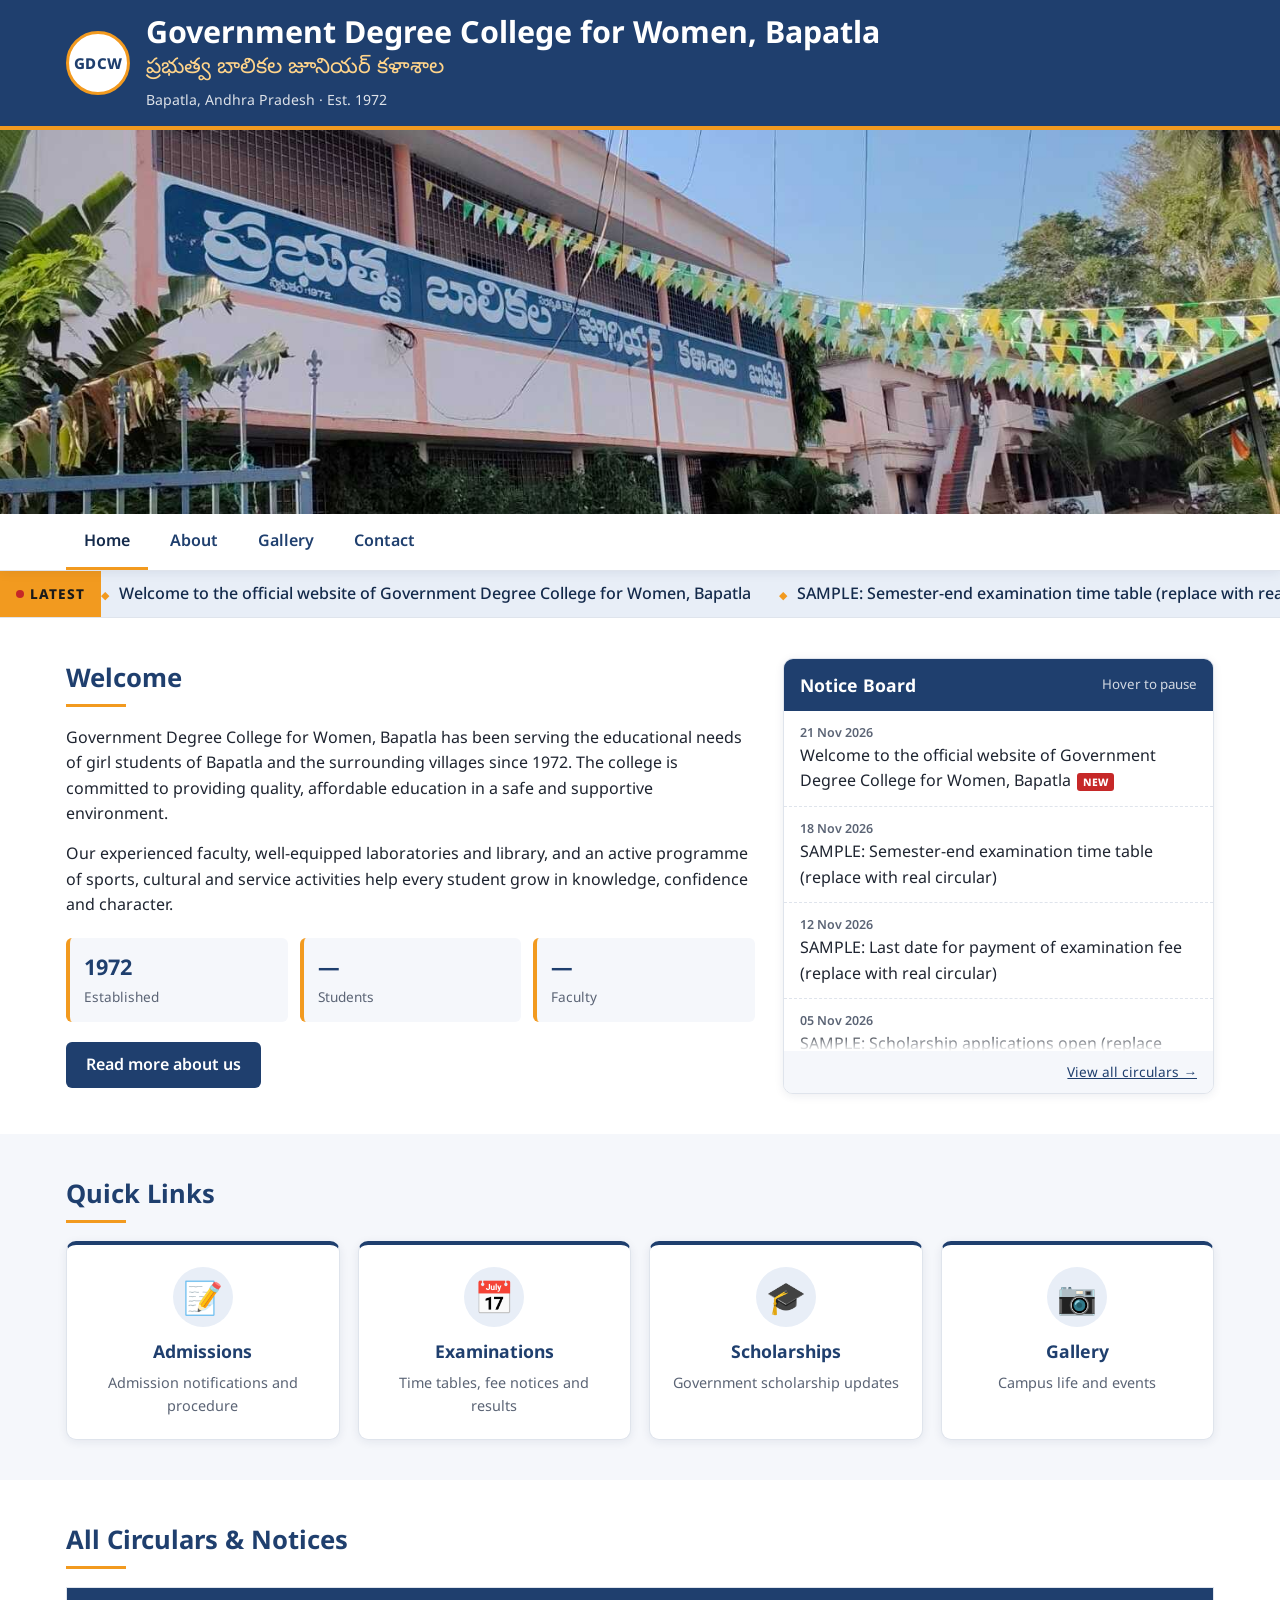
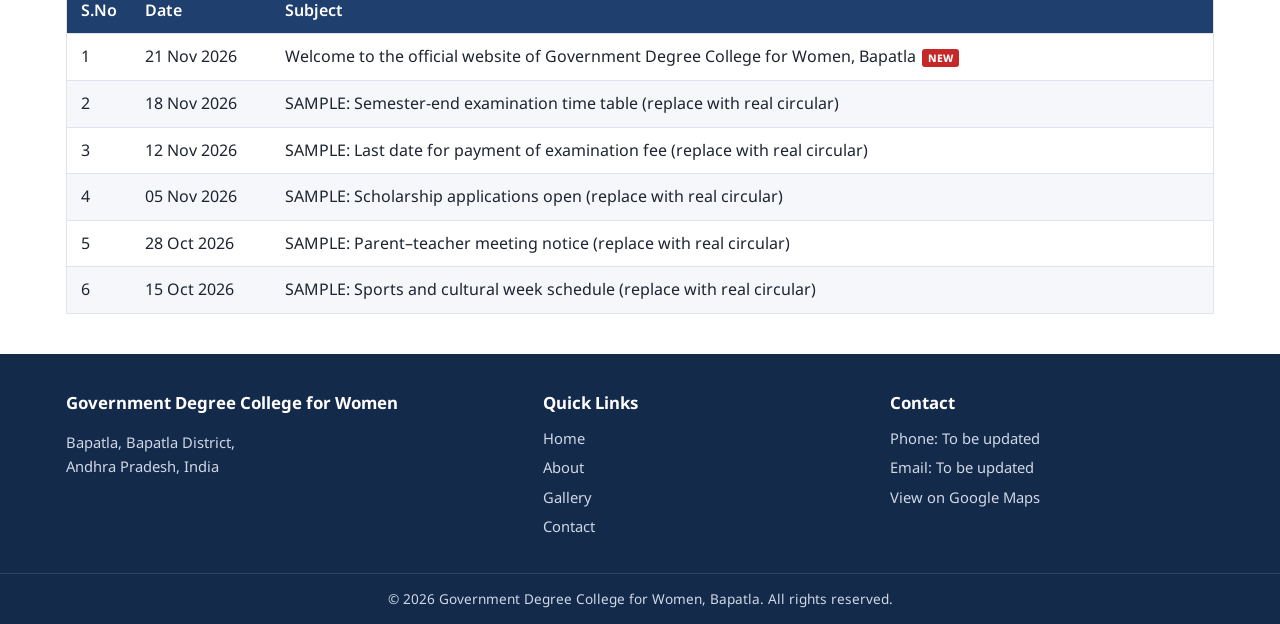
<file: index.html>
<!DOCTYPE html>
<html lang="en">
<head>
  <meta charset="UTF-8">
  <meta name="viewport" content="width=device-width, initial-scale=1">
  <title>Government Degree College for Women, Bapatla</title>
  <meta name="description" content="Official website of Government Degree College for Women, Bapatla, Andhra Pradesh. Latest circulars, notices, admissions and contact information.">
  <link rel="preconnect" href="https://fonts.googleapis.com">
  <link rel="preconnect" href="https://fonts.gstatic.com" crossorigin>
  <link href="https://fonts.googleapis.com/css2?family=Noto+Sans:wght@400;500;600;700;800&family=Noto+Sans+Telugu:wght@500;700&display=swap" rel="stylesheet">
  <link rel="stylesheet" href="assets/css/style.css">
</head>
<body>
  <a class="skip-link" href="#main">Skip to content</a>

  <!-- ============ HEADER (same on every page) ============ -->
  <header>
    <div class="topbar">
      <div class="container">
        <div class="brand-badge" aria-hidden="true">GDCW</div>
        <div class="brand-text">
          <p class="brand-name">Government Degree College for Women, Bapatla</p>
          <p class="brand-telugu" lang="te">ప్రభుత్వ బాలికల జూనియర్ కళాశాల</p>
          <p class="brand-meta">Bapatla, Andhra Pradesh &middot; Est. 1972</p>
        </div>
      </div>
    </div>
    <div class="hero">
      <img src="assets/img/header.jpg" alt="College building with the Telugu name board" width="1584" height="446">
    </div>
  </header>

  <nav class="nav" aria-label="Main">
    <div class="container">
      <button class="nav-toggle" aria-expanded="false" aria-controls="nav-menu">&#9776; Menu</button>
      <ul id="nav-menu">
        <li><a href="index.html" aria-current="page">Home</a></li>
        <li><a href="about.html">About</a></li>
        <li><a href="gallery.html">Gallery</a></li>
        <li><a href="contact.html">Contact</a></li>
      </ul>
    </div>
  </nav>

  <!-- ============ SCROLLING LATEST UPDATES ============ -->
  <div class="ticker" role="region" aria-label="Latest updates">
    <div class="ticker-label">LATEST</div>
    <div class="ticker-viewport">
      <div class="ticker-track" id="ticker-track"></div>
    </div>
  </div>

  <main id="main">
    <!-- Welcome + Notice board -->
    <section class="section">
      <div class="container home-grid">
        <div class="welcome">
          <h1 class="section-title">Welcome</h1>
          <!-- TODO: replace with the college's own introduction -->
          <p>
            Government Degree College for Women, Bapatla has been serving the
            educational needs of girl students of Bapatla and the surrounding
            villages since 1972. The college is committed to providing quality,
            affordable education in a safe and supportive environment.
          </p>
          <p>
            Our experienced faculty, well-equipped laboratories and library, and
            an active programme of sports, cultural and service activities help
            every student grow in knowledge, confidence and character.
          </p>

          <div class="stats">
            <div class="stat"><strong>1972</strong><span>Established</span></div>
            <!-- TODO: update with real numbers -->
            <div class="stat"><strong>—</strong><span>Students</span></div>
            <div class="stat"><strong>—</strong><span>Faculty</span></div>
          </div>

          <a class="btn" href="about.html">Read more about us</a>
        </div>

        <aside class="card notice-board" aria-labelledby="nb-title">
          <div class="notice-head">
            <h2 id="nb-title">Notice Board</h2>
            <small>Hover to pause</small>
          </div>
          <div class="notice-viewport">
            <ul class="notice-list" id="notice-list"></ul>
          </div>
          <div class="notice-foot"><a href="#circulars">View all circulars &rarr;</a></div>
        </aside>
      </div>
    </section>

    <!-- Quick links -->
    <section class="section alt">
      <div class="container">
        <h2 class="section-title">Quick Links</h2>
        <div class="quick-grid">
          <!-- TODO: point these to real pages / documents when available -->
          <a class="card quick-card" href="#circulars">
            <div class="quick-icon" aria-hidden="true">📝</div>
            <h3>Admissions</h3>
            <p>Admission notifications and procedure</p>
          </a>
          <a class="card quick-card" href="#circulars">
            <div class="quick-icon" aria-hidden="true">📅</div>
            <h3>Examinations</h3>
            <p>Time tables, fee notices and results</p>
          </a>
          <a class="card quick-card" href="#circulars">
            <div class="quick-icon" aria-hidden="true">🎓</div>
            <h3>Scholarships</h3>
            <p>Government scholarship updates</p>
          </a>
          <a class="card quick-card" href="gallery.html">
            <div class="quick-icon" aria-hidden="true">📷</div>
            <h3>Gallery</h3>
            <p>Campus life and events</p>
          </a>
        </div>
      </div>
    </section>

    <!-- All circulars -->
    <section class="section" id="circulars">
      <div class="container">
        <h2 class="section-title">All Circulars &amp; Notices</h2>
        <div class="table-wrap">
          <table class="data">
            <thead>
              <tr><th style="width:60px">S.No</th><th style="width:140px">Date</th><th>Subject</th></tr>
            </thead>
            <tbody id="circulars-table"></tbody>
          </table>
        </div>
      </div>
    </section>
  </main>

  <!-- ============ FOOTER (same on every page) ============ -->
  <footer class="footer">
    <div class="container footer-grid">
      <div>
        <h3>Government Degree College for Women</h3>
        <p>Bapatla, Bapatla District,<br>Andhra Pradesh, India<!-- TODO: full address with PIN --></p>
      </div>
      <div>
        <h3>Quick Links</h3>
        <ul>
          <li><a href="index.html">Home</a></li>
          <li><a href="about.html">About</a></li>
          <li><a href="gallery.html">Gallery</a></li>
          <li><a href="contact.html">Contact</a></li>
        </ul>
      </div>
      <div>
        <h3>Contact</h3>
        <ul>
          <li>Phone: <!-- TODO -->To be updated</li>
          <li>Email: <!-- TODO -->To be updated</li>
          <li><a href="https://maps.google.com/maps?sca_esv=f26905183a218c10&amp;udm&amp;fvr=1&amp;pvq=Cg0vZy8xMWdqd19tem5qIiQKHndvbWVucyBqdW5pb3IgZGVncmVlICAgY29sbGVnZRACGAOJAT4sVMPAkPo9&amp;lqi=CiZiYXBhdGxhIHdvbWVucyBqdW5pb3IgZGVncmVlDQogY29sbGVnZUiQ9ee_w66AgAhaNhABEAIQAxAEGAAYARgDGAQiJGJhcGF0bGEgd29tZW5zIGp1bmlvciBkZWdyZWUgY29sbGVnZZIBDndvbWVuc19jb2xsZWdl&amp;vet=10CAAQoqAOahcKEwjw14PVpJiYAxUAAAAAHQAAAAAQGw..i&amp;cs=0&amp;um=1&amp;ie=UTF-8&amp;fb=1&amp;gl=in&amp;sa=X&amp;ftid=0x3a4a3ff126b1dbd1:0x3dfa90c0c3542c3e" target="_blank" rel="noopener">View on Google Maps</a></li>
        </ul>
      </div>
    </div>
    <div class="footer-bottom">
      &copy; <span id="year">2026</span> Government Degree College for Women, Bapatla. All rights reserved.
    </div>
  </footer>

  <script src="data/circulars.js"></script>
  <script src="assets/js/main.js"></script>
</body>
</html>
</file>
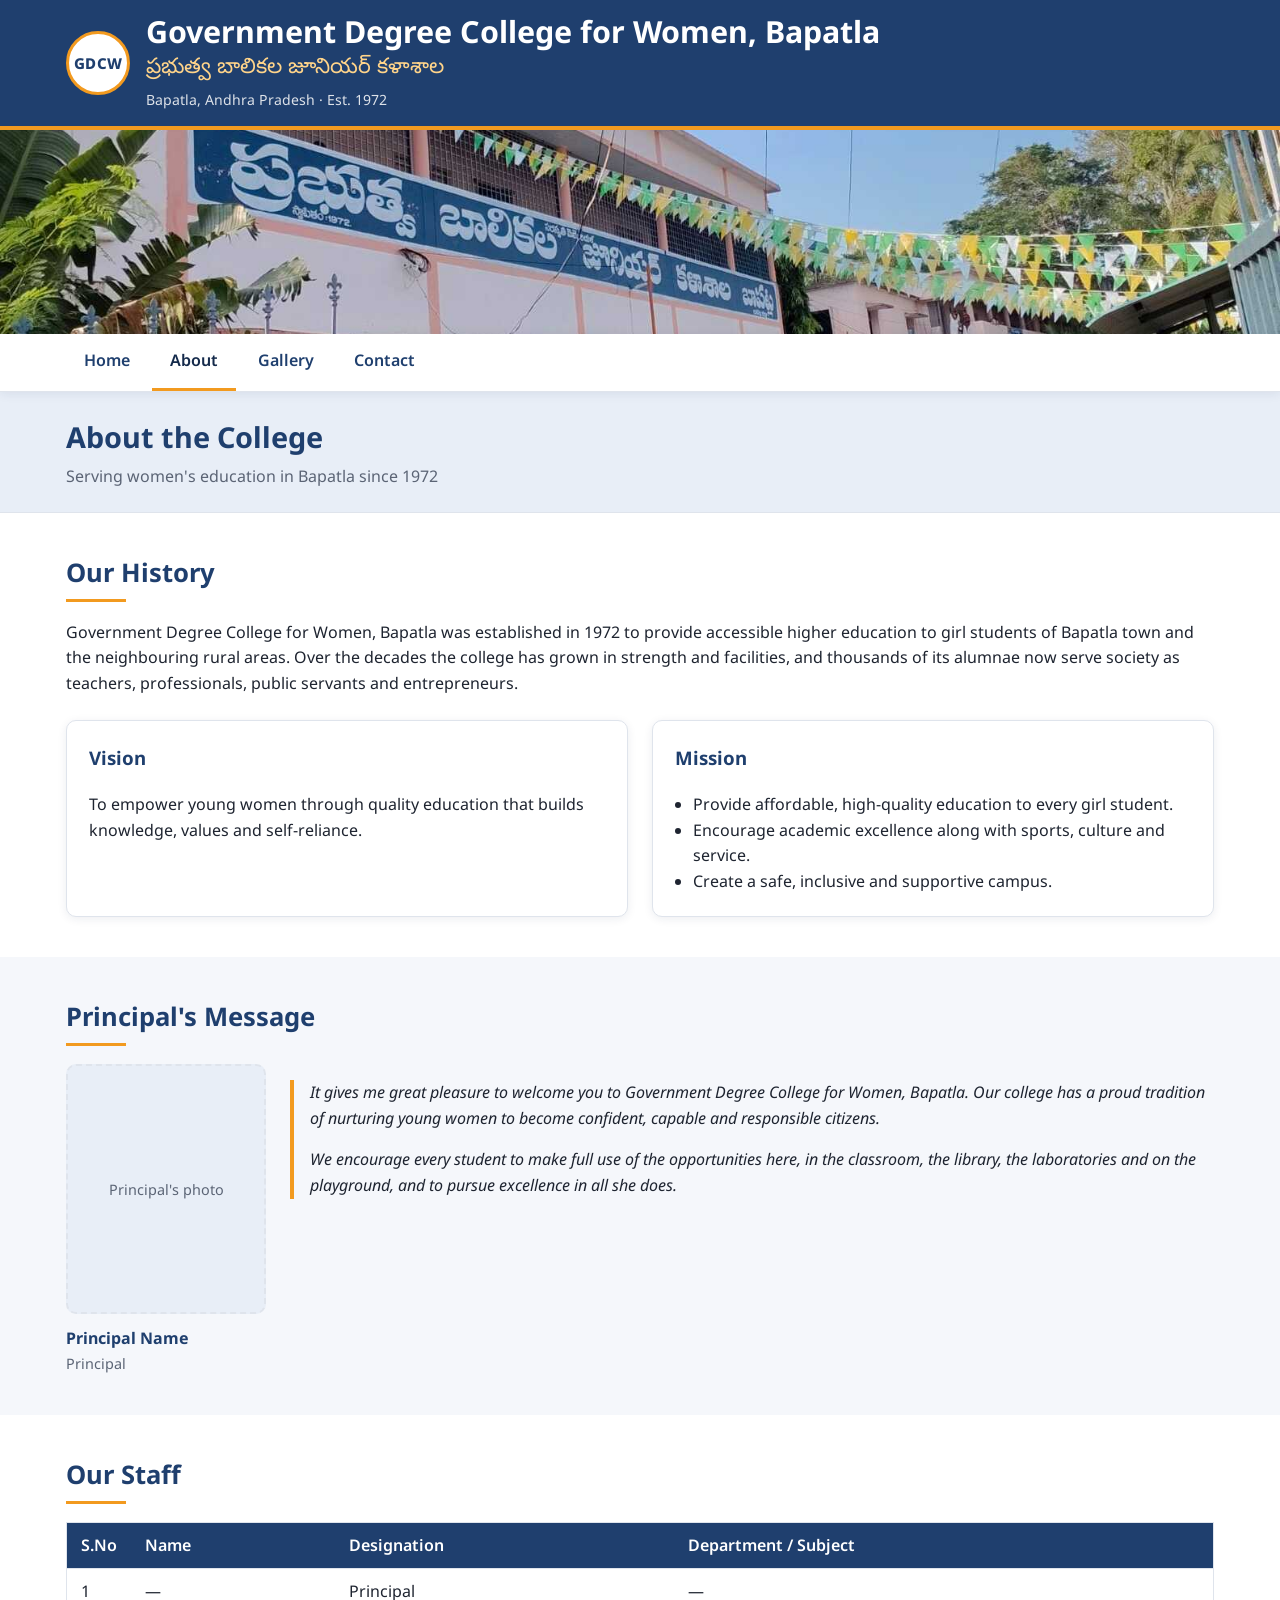
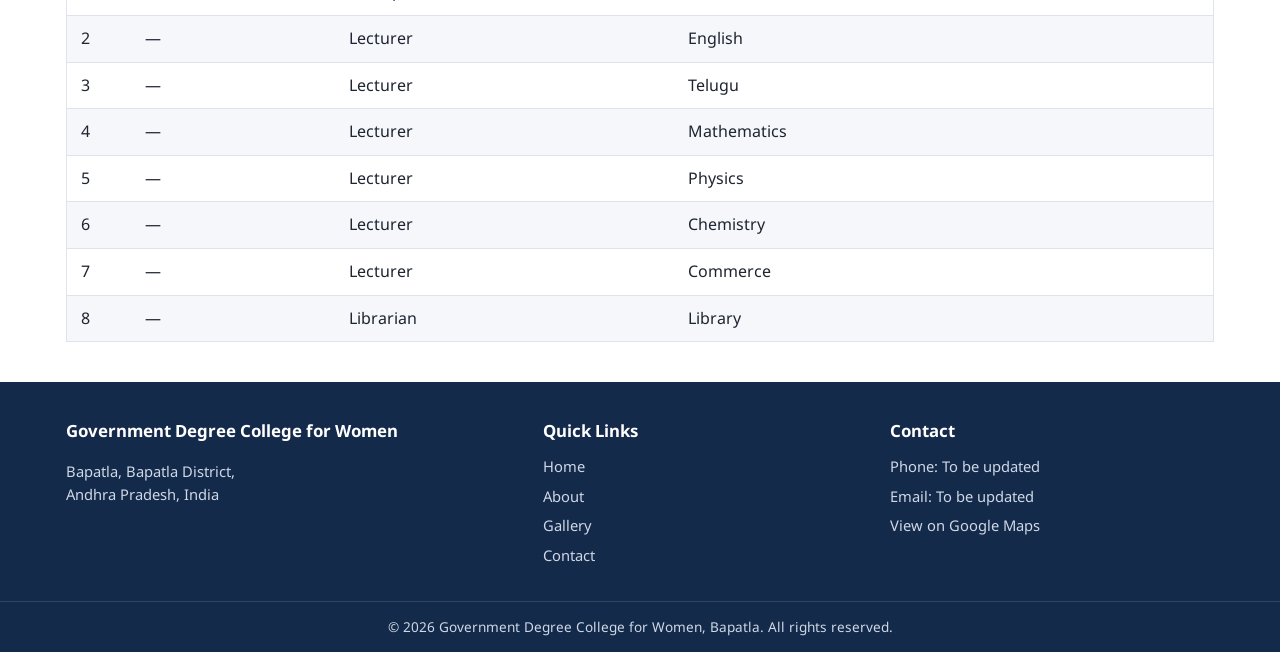
<file: about.html>
<!DOCTYPE html>
<html lang="en">
<head>
  <meta charset="UTF-8">
  <meta name="viewport" content="width=device-width, initial-scale=1">
  <title>About Us | Government Degree College for Women, Bapatla</title>
  <meta name="description" content="Know about Government Degree College for Women, Bapatla: history, vision, principal's message and staff.">
  <link rel="preconnect" href="https://fonts.googleapis.com">
  <link rel="preconnect" href="https://fonts.gstatic.com" crossorigin>
  <link href="https://fonts.googleapis.com/css2?family=Noto+Sans:wght@400;500;600;700;800&family=Noto+Sans+Telugu:wght@500;700&display=swap" rel="stylesheet">
  <link rel="stylesheet" href="assets/css/style.css">
</head>
<body>
  <a class="skip-link" href="#main">Skip to content</a>

  <!-- ============ HEADER (same on every page) ============ -->
  <header>
    <div class="topbar">
      <div class="container">
        <div class="brand-badge" aria-hidden="true">GDCW</div>
        <div class="brand-text">
          <p class="brand-name">Government Degree College for Women, Bapatla</p>
          <p class="brand-telugu" lang="te">ప్రభుత్వ బాలికల జూనియర్ కళాశాల</p>
          <p class="brand-meta">Bapatla, Andhra Pradesh &middot; Est. 1972</p>
        </div>
      </div>
    </div>
    <div class="hero compact">
      <img src="assets/img/header.jpg" alt="College building with the Telugu name board" width="1584" height="446">
    </div>
  </header>

  <nav class="nav" aria-label="Main">
    <div class="container">
      <button class="nav-toggle" aria-expanded="false" aria-controls="nav-menu">&#9776; Menu</button>
      <ul id="nav-menu">
        <li><a href="index.html">Home</a></li>
        <li><a href="about.html" aria-current="page">About</a></li>
        <li><a href="gallery.html">Gallery</a></li>
        <li><a href="contact.html">Contact</a></li>
      </ul>
    </div>
  </nav>

  <main id="main">
    <div class="page-title">
      <div class="container">
        <h1>About the College</h1>
        <p>Serving women's education in Bapatla since 1972</p>
      </div>
    </div>

    <section class="section">
      <div class="container">
        <h2 class="section-title">Our History</h2>
        <!-- TODO: replace with the college's actual history -->
        <p>
          Government Degree College for Women, Bapatla was established in 1972 to
          provide accessible higher education to girl students of Bapatla town and
          the neighbouring rural areas. Over the decades the college has grown in
          strength and facilities, and thousands of its alumnae now serve society
          as teachers, professionals, public servants and entrepreneurs.
        </p>
        <div class="two-col" style="margin-top:24px">
          <div class="card">
            <h3 style="margin-top:0;color:var(--primary)">Vision</h3>
            <!-- TODO -->
            <p style="margin-bottom:0">To empower young women through quality education that builds knowledge, values and self-reliance.</p>
          </div>
          <div class="card">
            <h3 style="margin-top:0;color:var(--primary)">Mission</h3>
            <!-- TODO -->
            <ul style="margin-bottom:0;padding-left:18px">
              <li>Provide affordable, high-quality education to every girl student.</li>
              <li>Encourage academic excellence along with sports, culture and service.</li>
              <li>Create a safe, inclusive and supportive campus.</li>
            </ul>
          </div>
        </div>
      </div>
    </section>

    <section class="section alt" id="principal">
      <div class="container">
        <h2 class="section-title">Principal's Message</h2>
        <div class="principal">
          <div class="photo-col">
            <!-- TODO: replace the placeholder with <img src="assets/img/principal.jpg" alt="Principal"> -->
            <div class="photo-placeholder">Principal's photo</div>
            <p class="principal-name">Principal Name<!-- TODO --></p>
            <p class="principal-role">Principal</p>
          </div>
          <div>
            <!-- TODO: replace with the principal's own message -->
            <blockquote>
              <p>
                It gives me great pleasure to welcome you to Government Degree College
                for Women, Bapatla. Our college has a proud tradition of nurturing
                young women to become confident, capable and responsible citizens.
              </p>
              <p>
                We encourage every student to make full use of the opportunities
                here, in the classroom, the library, the laboratories and on the
                playground, and to pursue excellence in all she does.
              </p>
            </blockquote>
          </div>
        </div>
      </div>
    </section>

    <section class="section" id="staff">
      <div class="container">
        <h2 class="section-title">Our Staff</h2>
        <!-- TODO: replace the rows below with the real staff list -->
        <div class="table-wrap">
          <table class="data">
            <thead>
              <tr><th style="width:60px">S.No</th><th>Name</th><th>Designation</th><th>Department / Subject</th></tr>
            </thead>
            <tbody>
              <tr><td>1</td><td>—</td><td>Principal</td><td>—</td></tr>
              <tr><td>2</td><td>—</td><td>Lecturer</td><td>English</td></tr>
              <tr><td>3</td><td>—</td><td>Lecturer</td><td>Telugu</td></tr>
              <tr><td>4</td><td>—</td><td>Lecturer</td><td>Mathematics</td></tr>
              <tr><td>5</td><td>—</td><td>Lecturer</td><td>Physics</td></tr>
              <tr><td>6</td><td>—</td><td>Lecturer</td><td>Chemistry</td></tr>
              <tr><td>7</td><td>—</td><td>Lecturer</td><td>Commerce</td></tr>
              <tr><td>8</td><td>—</td><td>Librarian</td><td>Library</td></tr>
            </tbody>
          </table>
        </div>
      </div>
    </section>
  </main>

  <!-- ============ FOOTER (same on every page) ============ -->
  <footer class="footer">
    <div class="container footer-grid">
      <div>
        <h3>Government Degree College for Women</h3>
        <p>Bapatla, Bapatla District,<br>Andhra Pradesh, India<!-- TODO: full address with PIN --></p>
      </div>
      <div>
        <h3>Quick Links</h3>
        <ul>
          <li><a href="index.html">Home</a></li>
          <li><a href="about.html">About</a></li>
          <li><a href="gallery.html">Gallery</a></li>
          <li><a href="contact.html">Contact</a></li>
        </ul>
      </div>
      <div>
        <h3>Contact</h3>
        <ul>
          <li>Phone: <!-- TODO -->To be updated</li>
          <li>Email: <!-- TODO -->To be updated</li>
          <li><a href="https://maps.google.com/maps?sca_esv=f26905183a218c10&amp;udm&amp;fvr=1&amp;pvq=Cg0vZy8xMWdqd19tem5qIiQKHndvbWVucyBqdW5pb3IgZGVncmVlICAgY29sbGVnZRACGAOJAT4sVMPAkPo9&amp;lqi=CiZiYXBhdGxhIHdvbWVucyBqdW5pb3IgZGVncmVlDQogY29sbGVnZUiQ9ee_w66AgAhaNhABEAIQAxAEGAAYARgDGAQiJGJhcGF0bGEgd29tZW5zIGp1bmlvciBkZWdyZWUgY29sbGVnZZIBDndvbWVuc19jb2xsZWdl&amp;vet=10CAAQoqAOahcKEwjw14PVpJiYAxUAAAAAHQAAAAAQGw..i&amp;cs=0&amp;um=1&amp;ie=UTF-8&amp;fb=1&amp;gl=in&amp;sa=X&amp;ftid=0x3a4a3ff126b1dbd1:0x3dfa90c0c3542c3e" target="_blank" rel="noopener">View on Google Maps</a></li>
        </ul>
      </div>
    </div>
    <div class="footer-bottom">
      &copy; <span id="year">2026</span> Government Degree College for Women, Bapatla. All rights reserved.
    </div>
  </footer>

  <script src="assets/js/main.js"></script>
</body>
</html>
</file>
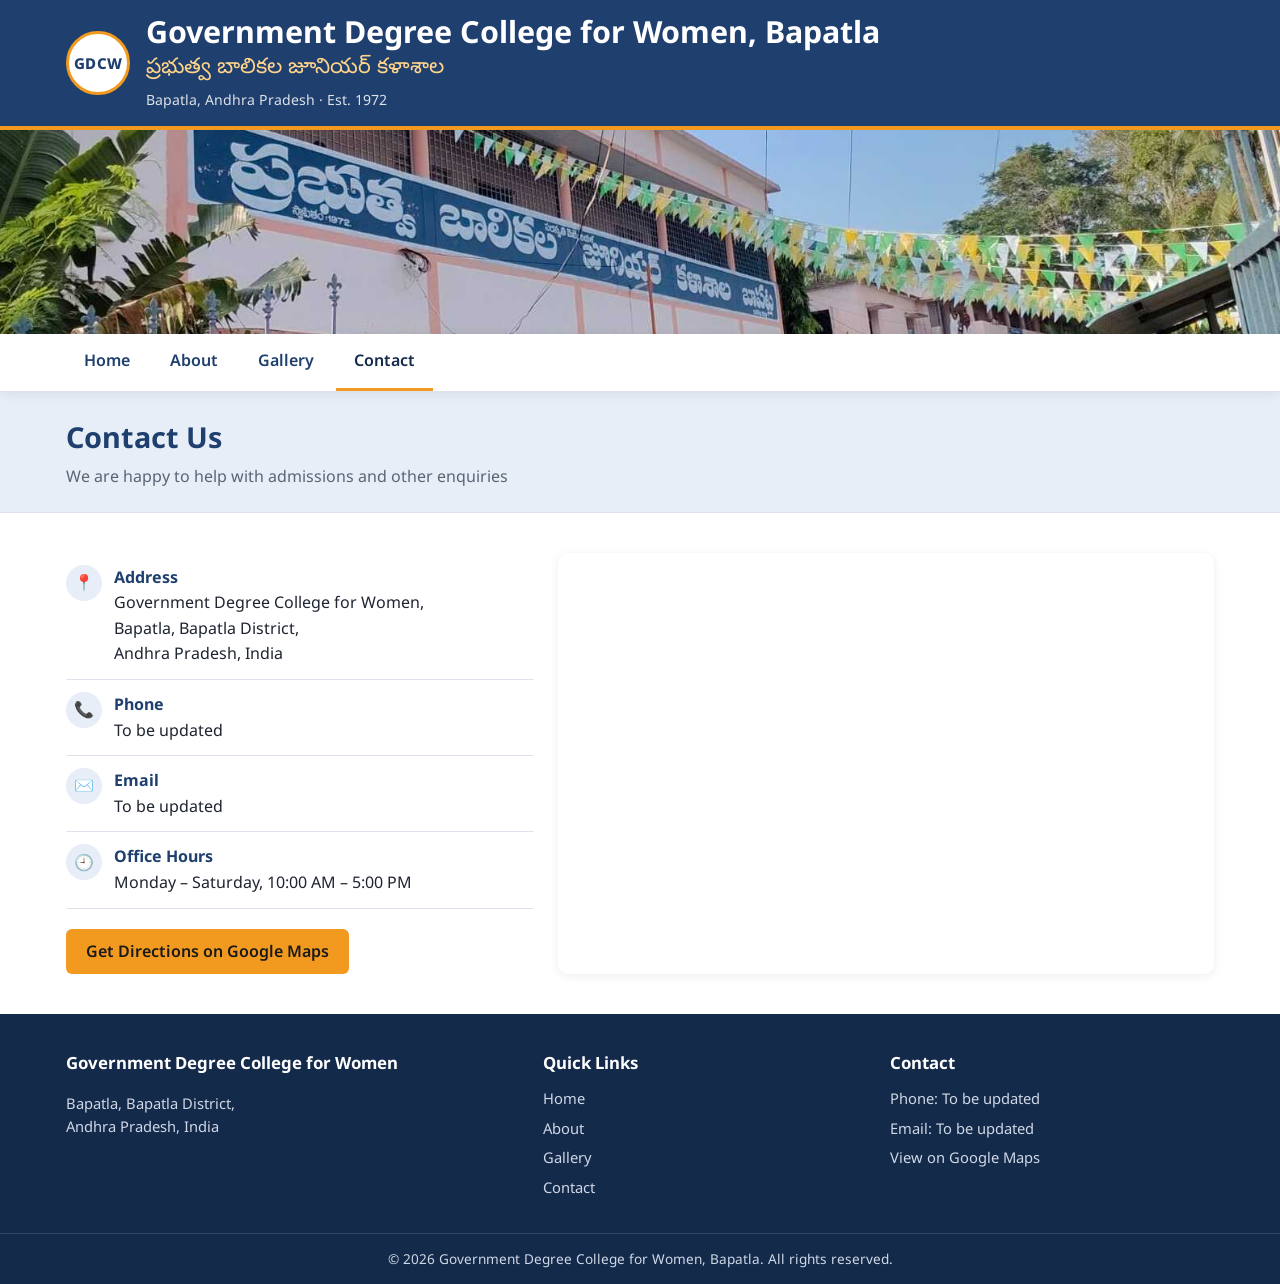
<file: contact.html>
<!DOCTYPE html>
<html lang="en">
<head>
  <meta charset="UTF-8">
  <meta name="viewport" content="width=device-width, initial-scale=1">
  <title>Contact | Government Degree College for Women, Bapatla</title>
  <meta name="description" content="Address, phone, email and location map of Government Degree College for Women, Bapatla.">
  <link rel="preconnect" href="https://fonts.googleapis.com">
  <link rel="preconnect" href="https://fonts.gstatic.com" crossorigin>
  <link href="https://fonts.googleapis.com/css2?family=Noto+Sans:wght@400;500;600;700;800&family=Noto+Sans+Telugu:wght@500;700&display=swap" rel="stylesheet">
  <link rel="stylesheet" href="assets/css/style.css">
</head>
<body>
  <a class="skip-link" href="#main">Skip to content</a>

  <!-- ============ HEADER (same on every page) ============ -->
  <header>
    <div class="topbar">
      <div class="container">
        <div class="brand-badge" aria-hidden="true">GDCW</div>
        <div class="brand-text">
          <p class="brand-name">Government Degree College for Women, Bapatla</p>
          <p class="brand-telugu" lang="te">ప్రభుత్వ బాలికల జూనియర్ కళాశాల</p>
          <p class="brand-meta">Bapatla, Andhra Pradesh &middot; Est. 1972</p>
        </div>
      </div>
    </div>
    <div class="hero compact">
      <img src="assets/img/header.jpg" alt="College building with the Telugu name board" width="1584" height="446">
    </div>
  </header>

  <nav class="nav" aria-label="Main">
    <div class="container">
      <button class="nav-toggle" aria-expanded="false" aria-controls="nav-menu">&#9776; Menu</button>
      <ul id="nav-menu">
        <li><a href="index.html">Home</a></li>
        <li><a href="about.html">About</a></li>
        <li><a href="gallery.html">Gallery</a></li>
        <li><a href="contact.html" aria-current="page">Contact</a></li>
      </ul>
    </div>
  </nav>

  <main id="main">
    <div class="page-title">
      <div class="container">
        <h1>Contact Us</h1>
        <p>We are happy to help with admissions and other enquiries</p>
      </div>
    </div>

    <section class="section">
      <div class="container contact-grid">
        <div>
          <ul class="contact-list">
            <li>
              <span class="ic" aria-hidden="true">📍</span>
              <div><strong>Address</strong>
                Government Degree College for Women,<br>
                Bapatla, Bapatla District,<br>
                Andhra Pradesh, India<!-- TODO: street and PIN code -->
              </div>
            </li>
            <li>
              <span class="ic" aria-hidden="true">📞</span>
              <div><strong>Phone</strong>To be updated<!-- TODO --></div>
            </li>
            <li>
              <span class="ic" aria-hidden="true">✉️</span>
              <div><strong>Email</strong>To be updated<!-- TODO --></div>
            </li>
            <li>
              <span class="ic" aria-hidden="true">🕘</span>
              <div><strong>Office Hours</strong>Monday – Saturday, 10:00 AM – 5:00 PM<!-- TODO: confirm --></div>
            </li>
          </ul>
          <a class="btn accent" target="_blank" rel="noopener" href="https://maps.google.com/maps?sca_esv=f26905183a218c10&amp;udm&amp;fvr=1&amp;pvq=Cg0vZy8xMWdqd19tem5qIiQKHndvbWVucyBqdW5pb3IgZGVncmVlICAgY29sbGVnZRACGAOJAT4sVMPAkPo9&amp;lqi=CiZiYXBhdGxhIHdvbWVucyBqdW5pb3IgZGVncmVlDQogY29sbGVnZUiQ9ee_w66AgAhaNhABEAIQAxAEGAAYARgDGAQiJGJhcGF0bGEgd29tZW5zIGp1bmlvciBkZWdyZWUgY29sbGVnZZIBDndvbWVuc19jb2xsZWdl&amp;vet=10CAAQoqAOahcKEwjw14PVpJiYAxUAAAAAHQAAAAAQGw..i&amp;cs=0&amp;um=1&amp;ie=UTF-8&amp;fb=1&amp;gl=in&amp;sa=X&amp;ftid=0x3a4a3ff126b1dbd1:0x3dfa90c0c3542c3e">Get Directions on Google Maps</a>
        </div>
        <div>
          <!-- To change the map: Google Maps > Share > Embed a map > copy the src URL here -->
          <iframe class="map-frame" title="Map showing the college location"
            src="https://maps.google.com/maps?q=Bapatla+Womens+Junior+Degree+College,+Bapatla,+Andhra+Pradesh&amp;z=16&amp;output=embed"
            loading="lazy" referrerpolicy="no-referrer-when-downgrade" allowfullscreen></iframe>
        </div>
      </div>
    </section>
  </main>

  <!-- ============ FOOTER (same on every page) ============ -->
  <footer class="footer">
    <div class="container footer-grid">
      <div>
        <h3>Government Degree College for Women</h3>
        <p>Bapatla, Bapatla District,<br>Andhra Pradesh, India<!-- TODO: full address with PIN --></p>
      </div>
      <div>
        <h3>Quick Links</h3>
        <ul>
          <li><a href="index.html">Home</a></li>
          <li><a href="about.html">About</a></li>
          <li><a href="gallery.html">Gallery</a></li>
          <li><a href="contact.html">Contact</a></li>
        </ul>
      </div>
      <div>
        <h3>Contact</h3>
        <ul>
          <li>Phone: <!-- TODO -->To be updated</li>
          <li>Email: <!-- TODO -->To be updated</li>
          <li><a href="https://maps.google.com/maps?sca_esv=f26905183a218c10&amp;udm&amp;fvr=1&amp;pvq=Cg0vZy8xMWdqd19tem5qIiQKHndvbWVucyBqdW5pb3IgZGVncmVlICAgY29sbGVnZRACGAOJAT4sVMPAkPo9&amp;lqi=CiZiYXBhdGxhIHdvbWVucyBqdW5pb3IgZGVncmVlDQogY29sbGVnZUiQ9ee_w66AgAhaNhABEAIQAxAEGAAYARgDGAQiJGJhcGF0bGEgd29tZW5zIGp1bmlvciBkZWdyZWUgY29sbGVnZZIBDndvbWVuc19jb2xsZWdl&amp;vet=10CAAQoqAOahcKEwjw14PVpJiYAxUAAAAAHQAAAAAQGw..i&amp;cs=0&amp;um=1&amp;ie=UTF-8&amp;fb=1&amp;gl=in&amp;sa=X&amp;ftid=0x3a4a3ff126b1dbd1:0x3dfa90c0c3542c3e" target="_blank" rel="noopener">View on Google Maps</a></li>
        </ul>
      </div>
    </div>
    <div class="footer-bottom">
      &copy; <span id="year">2026</span> Government Degree College for Women, Bapatla. All rights reserved.
    </div>
  </footer>

  <script src="assets/js/main.js"></script>
</body>
</html>
</file>
<file: assets/css/style.css>
/* ==========================================================
   Government Degree College for Women, Bapatla
   Main stylesheet
   ========================================================== */

:root {
  --primary: #1f3f6e;        /* signboard blue */
  --primary-dark: #142a4b;
  --primary-light: #e8eef7;
  --accent: #f29a1f;         /* saffron */
  --accent-dark: #c97a0c;
  --green: #2e8b57;
  --text: #1e2430;
  --muted: #5b6475;
  --bg: #ffffff;
  --bg-alt: #f5f7fb;
  --border: #dfe4ec;
  --radius: 10px;
  --shadow: 0 2px 10px rgba(20, 42, 75, 0.08);
  --max: 1180px;
}

*, *::before, *::after { box-sizing: border-box; }

html { scroll-behavior: smooth; }

body {
  margin: 0;
  font-family: "Noto Sans", "Segoe UI", Roboto, Arial, sans-serif;
  color: var(--text);
  background: var(--bg);
  line-height: 1.6;
  font-size: 16px;
}

img { max-width: 100%; display: block; }
button { font: inherit; }
a { color: var(--primary); }
a:hover { color: var(--accent-dark); }

.container {
  width: 100%;
  max-width: var(--max);
  margin: 0 auto;
  padding: 0 16px;
}

.skip-link {
  position: absolute; left: -999px; top: 0;
  background: var(--accent); color: #000; padding: 8px 12px; z-index: 1000;
}
.skip-link:focus { left: 8px; top: 8px; }

/* ---------- Top bar / brand ---------- */
.topbar {
  background: var(--primary);
  color: #fff;
  border-bottom: 4px solid var(--accent);
}
.topbar .container {
  display: flex;
  align-items: center;
  gap: 16px;
  padding-top: 14px;
  padding-bottom: 14px;
}
.brand-badge {
  flex: 0 0 auto;
  width: 64px; height: 64px;
  border-radius: 50%;
  background: #fff;
  color: var(--primary);
  display: grid; place-items: center;
  font-weight: 800; font-size: 15px; letter-spacing: .5px;
  border: 3px solid var(--accent);
}
.brand-text { min-width: 0; }
.brand-name {
  margin: 0;
  font-size: clamp(1.15rem, 2.6vw, 1.9rem);
  line-height: 1.2;
  font-weight: 700;
}
.brand-telugu {
  margin: 2px 0 0;
  font-family: "Noto Sans Telugu", "Gautami", "Ramabhadra", sans-serif;
  font-size: clamp(1rem, 2.1vw, 1.35rem);
  color: #ffd48a;
}
.brand-meta {
  margin: 2px 0 0;
  font-size: .88rem;
  opacity: .85;
}

/* ---------- Header image ---------- */
.hero {
  position: relative;
  background: var(--primary-dark);
}
.hero img {
  width: 100%;
  height: clamp(170px, 30vw, 400px);
  object-fit: cover;
  object-position: center 40%;
}
.hero.compact img { height: clamp(120px, 16vw, 220px); }

/* ---------- Navigation ---------- */
.nav {
  background: #fff;
  border-bottom: 1px solid var(--border);
  box-shadow: var(--shadow);
  position: sticky;
  top: 0;
  z-index: 50;
}
.nav .container {
  display: flex;
  align-items: center;
  justify-content: space-between;
  min-height: 52px;
}
.nav-toggle {
  display: none;
  background: none;
  border: 1px solid var(--border);
  border-radius: 6px;
  padding: 6px 10px;
  font-size: 1rem;
  cursor: pointer;
  color: var(--primary);
}
.nav ul {
  list-style: none;
  display: flex;
  gap: 4px;
  margin: 0;
  padding: 0;
}
.nav a {
  display: block;
  padding: 14px 18px;
  text-decoration: none;
  color: var(--primary);
  font-weight: 600;
  border-bottom: 3px solid transparent;
}
.nav a:hover { background: var(--primary-light); color: var(--primary); }
.nav a[aria-current="page"] {
  border-bottom-color: var(--accent);
  color: var(--primary-dark);
}

/* ---------- News ticker ---------- */
.ticker {
  background: var(--primary-light);
  border-bottom: 1px solid var(--border);
  display: flex;
  align-items: stretch;
  overflow: hidden;
}
.ticker-label {
  flex: 0 0 auto;
  background: var(--accent);
  color: #1a1a1a;
  font-weight: 800;
  font-size: .85rem;
  letter-spacing: 1px;
  padding: 10px 16px;
  display: flex;
  align-items: center;
  gap: 6px;
}
.ticker-label::before {
  content: "";
  width: 8px; height: 8px; border-radius: 50%;
  background: #c62828;
  animation: blink 1.2s infinite;
}
@keyframes blink { 50% { opacity: .2; } }

.ticker-viewport {
  flex: 1;
  overflow: hidden;
  position: relative;
  display: flex;
  align-items: center;
}
.ticker-track {
  display: flex;
  white-space: nowrap;
  will-change: transform;
  animation: ticker-scroll var(--ticker-duration, 40s) linear infinite;
}
.ticker-track:hover,
.ticker-track:focus-within { animation-play-state: paused; }
.ticker-track a, .ticker-track span.item {
  padding: 10px 28px 10px 0;
  text-decoration: none;
  color: var(--primary-dark);
  font-weight: 500;
}
.ticker-track a::before, .ticker-track span.item::before {
  content: "◆";
  color: var(--accent);
  margin-right: 10px;
  font-size: .7rem;
}
.ticker-track a:hover { text-decoration: underline; }
@keyframes ticker-scroll {
  from { transform: translateX(0); }
  to   { transform: translateX(-50%); }
}

/* ---------- Generic sections ---------- */
main { display: block; }
.section { padding: 40px 0; }
.section.alt { background: var(--bg-alt); }
.section-title {
  margin: 0 0 18px;
  font-size: 1.6rem;
  color: var(--primary);
  position: relative;
  padding-bottom: 8px;
}
.section-title::after {
  content: "";
  position: absolute; left: 0; bottom: 0;
  width: 60px; height: 3px; background: var(--accent);
}
.page-title {
  background: var(--primary-light);
  padding: 22px 0;
  border-bottom: 1px solid var(--border);
}
.page-title h1 { margin: 0; color: var(--primary); font-size: 1.8rem; }
.page-title p { margin: 4px 0 0; color: var(--muted); }

.btn {
  display: inline-block;
  background: var(--primary);
  color: #fff;
  padding: 10px 20px;
  border-radius: 6px;
  text-decoration: none;
  font-weight: 600;
  border: 0;
  cursor: pointer;
}
.btn:hover { background: var(--primary-dark); color: #fff; }
.btn.accent { background: var(--accent); color: #1a1a1a; }
.btn.accent:hover { background: var(--accent-dark); color: #fff; }

.card {
  background: #fff;
  border: 1px solid var(--border);
  border-radius: var(--radius);
  box-shadow: var(--shadow);
  padding: 22px;
}

/* ---------- Home: welcome + notice board ---------- */
.home-grid {
  display: grid;
  grid-template-columns: 1.6fr 1fr;
  gap: 28px;
  align-items: start;
}
.welcome p { margin: 0 0 14px; }
.stats {
  display: grid;
  grid-template-columns: repeat(3, 1fr);
  gap: 12px;
  margin: 20px 0;
}
.stat {
  background: var(--bg-alt);
  border-left: 4px solid var(--accent);
  padding: 12px 14px;
  border-radius: 6px;
}
.stat strong { display: block; font-size: 1.35rem; color: var(--primary); }
.stat span { font-size: .85rem; color: var(--muted); }

.notice-board {
  padding: 0;
  overflow: hidden;
}
.notice-head {
  background: var(--primary);
  color: #fff;
  padding: 12px 16px;
  display: flex;
  justify-content: space-between;
  align-items: center;
}
.notice-head h2 { margin: 0; font-size: 1.1rem; }
.notice-head small { opacity: .8; }
.notice-viewport {
  height: 340px;
  overflow: hidden;
  position: relative;
}
.notice-viewport::before, .notice-viewport::after {
  content: ""; position: absolute; left: 0; right: 0; height: 18px; z-index: 2; pointer-events: none;
}
.notice-viewport::before { top: 0; background: linear-gradient(#fff, rgba(255,255,255,0)); }
.notice-viewport::after  { bottom: 0; background: linear-gradient(rgba(255,255,255,0), #fff); }
.notice-list {
  list-style: none;
  margin: 0;
  padding: 0;
  animation: notice-scroll var(--notice-duration, 30s) linear infinite;
}
.notice-list.static { animation: none; }
.notice-viewport:hover .notice-list,
.notice-viewport:focus-within .notice-list { animation-play-state: paused; }
@keyframes notice-scroll {
  from { transform: translateY(0); }
  to   { transform: translateY(-50%); }
}
.notice-list li {
  padding: 12px 16px;
  border-bottom: 1px dashed var(--border);
}
.notice-date {
  display: block;
  font-size: .78rem;
  color: var(--muted);
  font-weight: 600;
}
.notice-list a { text-decoration: none; color: var(--text); font-weight: 500; }
.notice-list a:hover { color: var(--primary); text-decoration: underline; }
.badge-new {
  display: inline-block;
  background: #c62828;
  color: #fff;
  font-size: .65rem;
  font-weight: 800;
  padding: 1px 6px;
  border-radius: 3px;
  margin-left: 6px;
  vertical-align: middle;
  animation: blink 1.4s infinite;
}
.notice-foot {
  padding: 10px 16px;
  background: var(--bg-alt);
  font-size: .85rem;
  text-align: right;
}

/* ---------- Quick links ---------- */
.quick-grid {
  display: grid;
  grid-template-columns: repeat(4, 1fr);
  gap: 18px;
}
.quick-card {
  text-decoration: none;
  color: var(--text);
  text-align: center;
  transition: transform .15s ease, box-shadow .15s ease;
  border-top: 4px solid var(--primary);
}
.quick-card:hover { transform: translateY(-3px); box-shadow: 0 6px 18px rgba(20,42,75,.14); color: var(--text); }
.quick-icon {
  font-size: 2rem;
  width: 60px; height: 60px; margin: 0 auto 10px;
  display: grid; place-items: center;
  border-radius: 50%;
  background: var(--primary-light);
}
.quick-card h3 { margin: 0 0 6px; color: var(--primary); font-size: 1.1rem; }
.quick-card p { margin: 0; font-size: .9rem; color: var(--muted); }

/* ---------- All circulars table ---------- */
.table-wrap { overflow-x: auto; }
table.data {
  width: 100%;
  border-collapse: collapse;
  background: #fff;
  border: 1px solid var(--border);
}
table.data th, table.data td {
  padding: 10px 14px;
  border-bottom: 1px solid var(--border);
  text-align: left;
  vertical-align: top;
}
table.data th { background: var(--primary); color: #fff; font-weight: 600; }
table.data tr:nth-child(even) td { background: var(--bg-alt); }
table.data td.nowrap { white-space: nowrap; }

/* ---------- About ---------- */
.two-col {
  display: grid;
  grid-template-columns: 1fr 1fr;
  gap: 24px;
}
.principal {
  display: grid;
  grid-template-columns: 200px 1fr;
  gap: 24px;
  align-items: start;
}
.photo-placeholder {
  width: 100%;
  aspect-ratio: 4 / 5;
  background: var(--primary-light);
  border: 2px dashed var(--border);
  border-radius: var(--radius);
  display: grid; place-items: center;
  color: var(--muted);
  font-size: .9rem;
  text-align: center;
  padding: 10px;
}
.principal-name { margin: 12px 0 0; font-weight: 700; color: var(--primary); }
.principal-role { margin: 0; color: var(--muted); font-size: .9rem; }
blockquote {
  margin: 0;
  padding-left: 16px;
  border-left: 4px solid var(--accent);
  font-style: italic;
}

/* ---------- Gallery ---------- */
.gallery-grid {
  display: grid;
  grid-template-columns: repeat(auto-fill, minmax(240px, 1fr));
  gap: 14px;
}
.gallery-item {
  margin: 0;
  border-radius: var(--radius);
  overflow: hidden;
  background: #fff;
  border: 1px solid var(--border);
  box-shadow: var(--shadow);
}
.gallery-item button {
  display: block; width: 100%; padding: 0; border: 0; background: none; cursor: zoom-in;
}
.gallery-item img {
  width: 100%;
  aspect-ratio: 4 / 3;
  object-fit: cover;
  transition: transform .25s ease;
}
.gallery-item button:hover img { transform: scale(1.04); }
.gallery-item figcaption { padding: 8px 12px; font-size: .9rem; color: var(--muted); }
.gallery-placeholder {
  aspect-ratio: 4 / 3;
  display: grid; place-items: center;
  background: repeating-linear-gradient(45deg, var(--bg-alt), var(--bg-alt) 10px, #eef2f8 10px, #eef2f8 20px);
  color: var(--muted);
  font-size: .9rem;
}

.lightbox {
  position: fixed; inset: 0;
  background: rgba(8, 14, 28, .92);
  display: none;
  align-items: center; justify-content: center;
  flex-direction: column;
  z-index: 200;
  padding: 16px;
}
.lightbox.open { display: flex; }
.lightbox img { max-width: 100%; max-height: 82vh; border-radius: 6px; }
.lightbox p { color: #fff; margin: 12px 0 0; text-align: center; }
.lightbox-close {
  position: absolute; top: 12px; right: 16px;
  background: none; border: 0; color: #fff; font-size: 2.2rem; cursor: pointer; line-height: 1;
}

/* ---------- Contact ---------- */
.contact-grid {
  display: grid;
  grid-template-columns: 1fr 1.4fr;
  gap: 24px;
}
.contact-list { list-style: none; padding: 0; margin: 0 0 20px; }
.contact-list li {
  display: flex; gap: 12px;
  padding: 12px 0;
  border-bottom: 1px solid var(--border);
}
.contact-list .ic {
  flex: 0 0 36px; height: 36px;
  display: grid; place-items: center;
  background: var(--primary-light);
  border-radius: 50%;
}
.contact-list strong { display: block; color: var(--primary); }
.map-frame {
  width: 100%;
  height: 100%;
  min-height: 380px;
  border: 0;
  border-radius: var(--radius);
  box-shadow: var(--shadow);
}

/* ---------- Footer ---------- */
.footer {
  background: var(--primary-dark);
  color: #cfd8e6;
  padding: 36px 0 0;
  margin-top: 0;
  font-size: .92rem;
}
.footer-grid {
  display: grid;
  grid-template-columns: 1.4fr 1fr 1fr;
  gap: 24px;
}
.footer h3 { color: #fff; font-size: 1.05rem; margin: 0 0 10px; }
.footer ul { list-style: none; padding: 0; margin: 0; }
.footer li { margin: 0 0 6px; }
.footer a { color: #cfd8e6; text-decoration: none; }
.footer a:hover { color: var(--accent); }
.footer-bottom {
  margin-top: 28px;
  border-top: 1px solid rgba(255,255,255,.12);
  padding: 14px 0;
  text-align: center;
  font-size: .85rem;
}

/* ---------- Responsive ---------- */
@media (max-width: 900px) {
  .home-grid, .contact-grid, .two-col { grid-template-columns: 1fr; }
  .home-grid .notice-board { order: -1; } /* circulars first on small screens */
  .quick-grid { grid-template-columns: repeat(2, 1fr); }
  .footer-grid { grid-template-columns: 1fr 1fr; }
}

@media (max-width: 700px) {
  .nav-toggle { display: block; }
  .nav ul {
    display: none;
    position: absolute;
    top: 100%; left: 0; right: 0;
    flex-direction: column;
    background: #fff;
    border-bottom: 1px solid var(--border);
    box-shadow: var(--shadow);
    gap: 0;
  }
  .nav ul.open { display: flex; }
  .nav a { border-bottom: 1px solid var(--border); border-left: 3px solid transparent; }
  .nav a[aria-current="page"] { border-bottom-color: var(--border); border-left-color: var(--accent); }
  .principal { grid-template-columns: 1fr; }
  .principal .photo-col { max-width: 200px; }
  .stats { grid-template-columns: 1fr 1fr 1fr; gap: 8px; }
  .stat strong { font-size: 1.1rem; }
  .footer-grid { grid-template-columns: 1fr; }
  .brand-badge { width: 50px; height: 50px; font-size: 12px; }
}

@media (max-width: 460px) {
  .quick-grid { grid-template-columns: 1fr; }
  .ticker-label { padding: 10px; font-size: .75rem; }
}

/* Respect users who prefer less motion: show circulars as static lists */
@media (prefers-reduced-motion: reduce) {
  .ticker-track, .notice-list, .badge-new, .ticker-label::before { animation: none !important; }
  .ticker-viewport { overflow-x: auto; }
  .notice-viewport { overflow-y: auto; }
  html { scroll-behavior: auto; }
}
</file>
